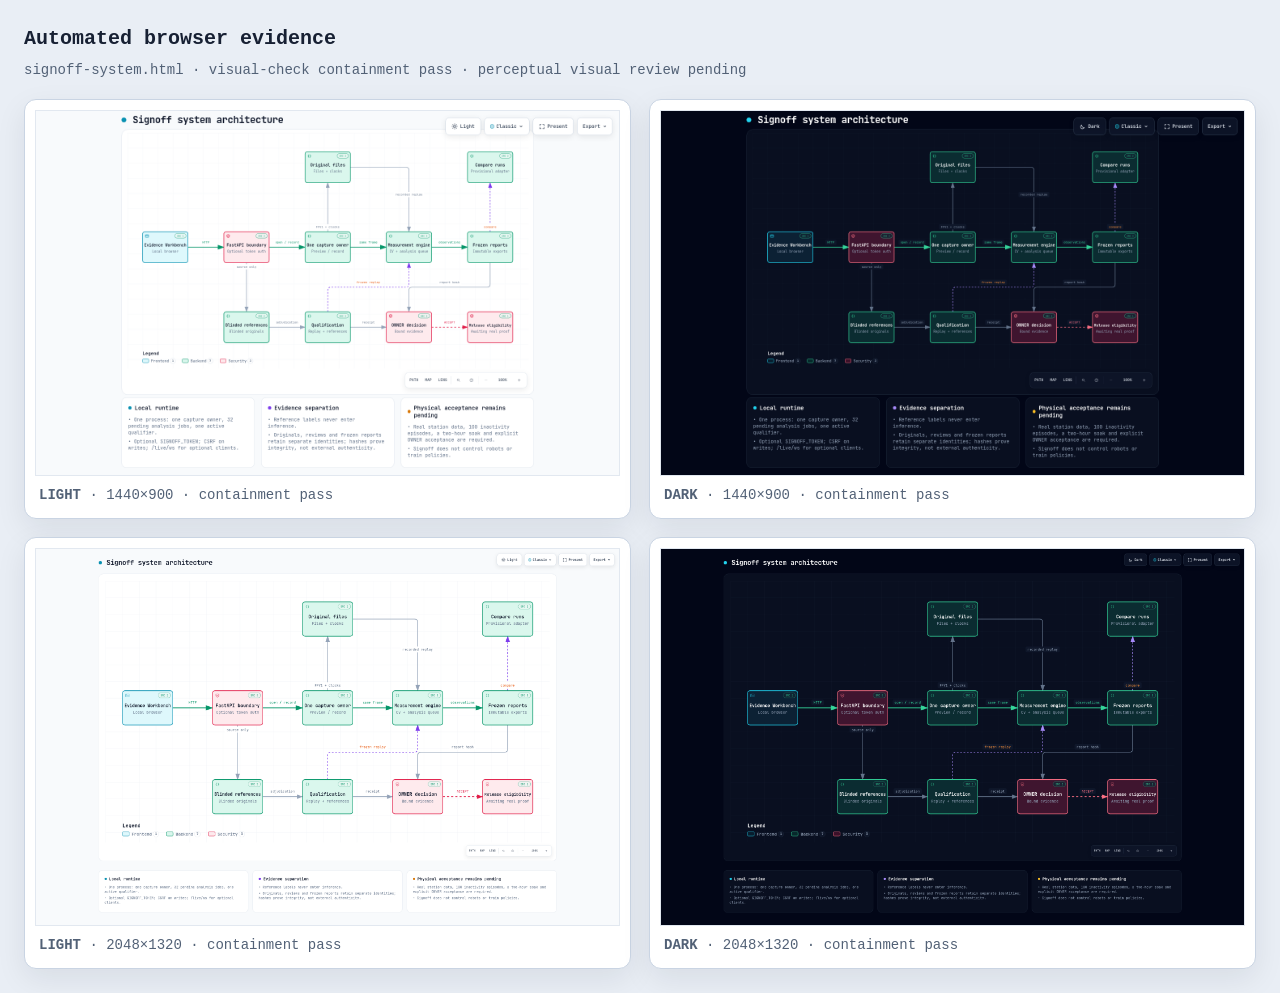
<file: docs/architecture/signoff-system.visual-check.html>
<!doctype html>
<html lang="en">
<head>
<meta charset="utf-8">
<meta name="viewport" content="width=device-width,initial-scale=1">
<title>Archify automated browser evidence · signoff-system.html</title>
<style>
*{box-sizing:border-box}body{margin:0;padding:24px;background:#e9eef5;color:#172033;font:14px/1.5 ui-monospace,SFMono-Regular,Menlo,Consolas,monospace}header{max-width:1500px;margin:0 auto 18px}h1{margin:0 0 6px;font-size:20px}p{margin:0;color:#526176}.grid{max-width:1500px;margin:auto;display:grid;grid-template-columns:repeat(2,minmax(0,1fr));gap:18px}figure{margin:0;padding:10px;background:white;border:1px solid #c9d4e3;border-radius:12px;box-shadow:0 10px 30px rgba(15,23,42,.08)}img{display:block;width:100%;height:auto;border:1px solid #e2e8f0}figcaption{padding:9px 4px 2px;color:#526176}@media(max-width:900px){.grid{grid-template-columns:1fr}}
</style>
</head>
<body>
<header><h1>Automated browser evidence</h1><p>signoff-system.html · visual-check containment pass · perceptual visual review pending</p></header>
<main class="grid">
      <figure>
        <img src="signoff-system.visual-check.1440x900.light.png" alt="light 1440 by 900">
        <figcaption><strong>LIGHT</strong> · 1440×900 · containment pass</figcaption>
      </figure>
      <figure>
        <img src="signoff-system.visual-check.1440x900.dark.png" alt="dark 1440 by 900">
        <figcaption><strong>DARK</strong> · 1440×900 · containment pass</figcaption>
      </figure>
      <figure>
        <img src="signoff-system.visual-check.2048x1320.light.png" alt="light 2048 by 1320">
        <figcaption><strong>LIGHT</strong> · 2048×1320 · containment pass</figcaption>
      </figure>
      <figure>
        <img src="signoff-system.visual-check.2048x1320.dark.png" alt="dark 2048 by 1320">
        <figcaption><strong>DARK</strong> · 2048×1320 · containment pass</figcaption>
      </figure>
</main>
</body>
</html>
</file>
